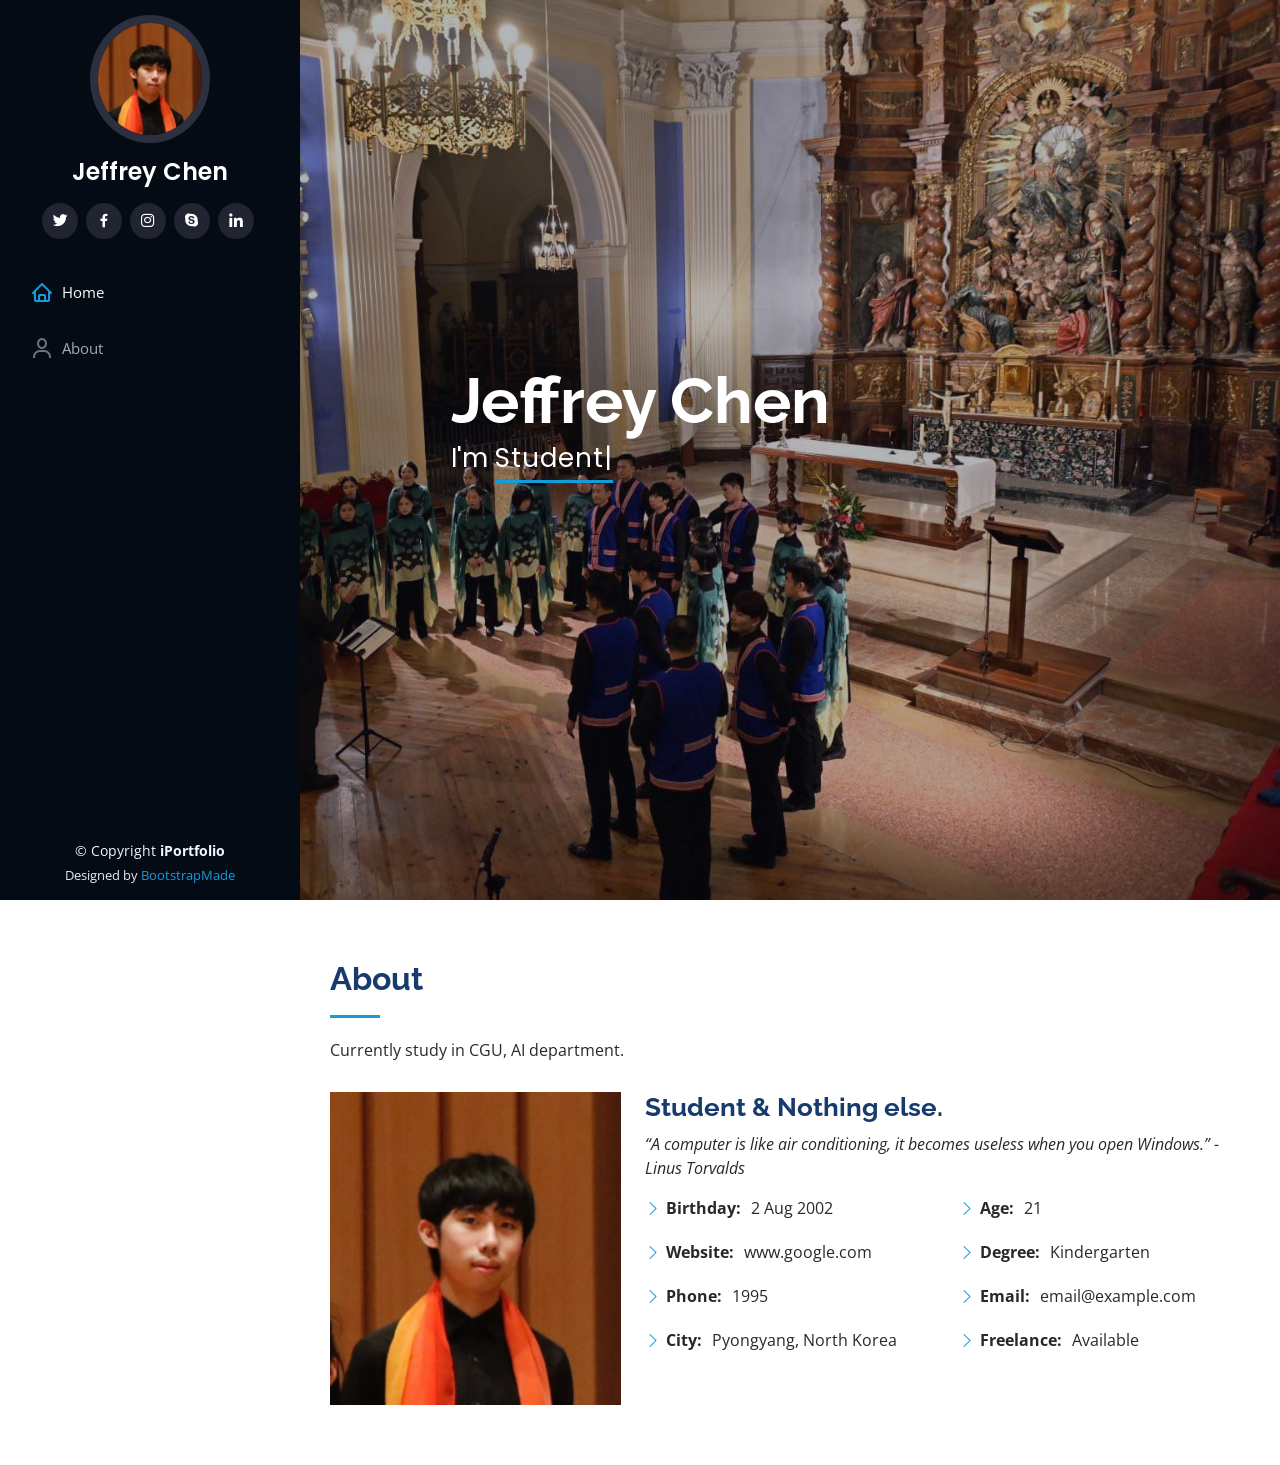
<file: index.html>
<!-- https://jeff082chen.github.io -->
<!DOCTYPE html>
<html lang="en">

<head>
  <meta charset="utf-8">
  <meta content="width=device-width, initial-scale=1.0" name="viewport">

  <title>iPortfolio Bootstrap Template - Index</title>
  <meta content="" name="description">
  <meta content="" name="keywords">

  <!-- Favicons -->
  <link href="assets/img/favicon.png" rel="icon">
  <link href="assets/img/apple-touch-icon.png" rel="apple-touch-icon">

  <!-- Google Fonts -->
  <link href="https://fonts.googleapis.com/css?family=Open+Sans:300,300i,400,400i,600,600i,700,700i|Raleway:300,300i,400,400i,500,500i,600,600i,700,700i|Poppins:300,300i,400,400i,500,500i,600,600i,700,700i" rel="stylesheet">

  <!-- Vendor CSS Files -->
  <link href="assets/vendor/aos/aos.css" rel="stylesheet">
  <link href="assets/vendor/bootstrap/css/bootstrap.min.css" rel="stylesheet">
  <link href="assets/vendor/bootstrap-icons/bootstrap-icons.css" rel="stylesheet">
  <link href="assets/vendor/boxicons/css/boxicons.min.css" rel="stylesheet">
  <link href="assets/vendor/glightbox/css/glightbox.min.css" rel="stylesheet">
  <link href="assets/vendor/swiper/swiper-bundle.min.css" rel="stylesheet">

  <!-- Template Main CSS File -->
  <link href="assets/css/style.css" rel="stylesheet">

  <!-- =======================================================
  * Template Name: iPortfolio
  * Updated: Mar 13 2024 with Bootstrap v5.3.3
  * Template URL: https://bootstrapmade.com/iportfolio-bootstrap-portfolio-websites-template/
  * Author: BootstrapMade.com
  * License: https://bootstrapmade.com/license/
  ======================================================== -->
</head>

<body>

  <!-- ======= Mobile nav toggle button ======= -->
  <i class="bi bi-list mobile-nav-toggle d-xl-none"></i>

  <!-- ======= Header ======= -->
  <header id="header">
    <div class="d-flex flex-column">

      <div class="profile">
        <img src="assets/img/profile-img.jpg" alt="" class="img-fluid rounded-circle">
        <h1 class="text-light"><a href="index.html">Jeffrey Chen</a></h1>
        <div class="social-links mt-3 text-center">
          <a href="#" class="twitter"><i class="bx bxl-twitter"></i></a>
          <a href="#" class="facebook"><i class="bx bxl-facebook"></i></a>
          <a href="#" class="instagram"><i class="bx bxl-instagram"></i></a>
          <a href="#" class="google-plus"><i class="bx bxl-skype"></i></a>
          <a href="#" class="linkedin"><i class="bx bxl-linkedin"></i></a>
        </div>
      </div>

      <nav id="navbar" class="nav-menu navbar">
        <ul>
          <li><a href="#hero" class="nav-link scrollto active"><i class="bx bx-home"></i> <span>Home</span></a></li>
          <li><a href="#about" class="nav-link scrollto"><i class="bx bx-user"></i> <span>About</span></a></li>
          <!-- <li><a href="#resume" class="nav-link scrollto"><i class="bx bx-file-blank"></i> <span>Resume</span></a></li>
          <li><a href="#portfolio" class="nav-link scrollto"><i class="bx bx-book-content"></i> <span>Portfolio</span></a></li>
          <li><a href="#services" class="nav-link scrollto"><i class="bx bx-server"></i> <span>Services</span></a></li>
          <li><a href="#contact" class="nav-link scrollto"><i class="bx bx-envelope"></i> <span>Contact</span></a></li> -->
        </ul>
      </nav><!-- .nav-menu -->
    </div>
  </header><!-- End Header -->

  <!-- ======= Hero Section ======= -->
  <section id="hero" class="d-flex flex-column justify-content-center align-items-center">
    <div class="hero-container" data-aos="fade-in">
      <h1>Jeffrey Chen</h1>
      <p>I'm <span class="typed" data-typed-items="Student, Chorister, Homo Sapiens"></span></p>
    </div>
  </section><!-- End Hero -->

  <main id="main">

    <!-- ======= About Section ======= -->
    <section id="about" class="about">
      <div class="container">

        <div class="section-title">
          <h2>About</h2>
          <p>Currently study in CGU, AI department.</p>
        </div>

        <div class="row">
          <div class="col-lg-4" data-aos="fade-right">
            <img src="assets/img/profile-img.jpg" class="img-fluid" alt="">
          </div>
          <div class="col-lg-8 pt-4 pt-lg-0 content" data-aos="fade-left">
            <h3>Student &amp; Nothing else.</h3>
            <p class="fst-italic">
              “A computer is like air conditioning, it becomes useless when you open Windows.” - Linus Torvalds
            </p>
            <div class="row">
              <div class="col-lg-6">
                <ul>
                  <li><i class="bi bi-chevron-right"></i> <strong>Birthday:</strong> <span>2 Aug 2002</span></li>
                  <li><i class="bi bi-chevron-right"></i> <strong>Website:</strong> <span>www.google.com</span></li>
                  <li><i class="bi bi-chevron-right"></i> <strong>Phone:</strong> <span>1995</span></li>
                  <li><i class="bi bi-chevron-right"></i> <strong>City:</strong> <span>Pyongyang, North Korea</span></li>
                </ul>
              </div>
              <div class="col-lg-6">
                <ul>
                  <li><i class="bi bi-chevron-right"></i> <strong>Age:</strong> <span>21</span></li>
                  <li><i class="bi bi-chevron-right"></i> <strong>Degree:</strong> <span>Kindergarten</span></li>
                  <li><i class="bi bi-chevron-right"></i> <strong>Email:</strong> <span>email@example.com</span></li>
                  <li><i class="bi bi-chevron-right"></i> <strong>Freelance:</strong> <span>Available</span></li>
                </ul>
              </div>
            </div>
          </div>
        </div>

      </div>
    </section><!-- End About Section -->

  </main><!-- End #main -->

  <!-- ======= Footer ======= -->
  <footer id="footer">
    <div class="container">
      <div class="copyright">
        &copy; Copyright <strong><span>iPortfolio</span></strong>
      </div>
      <div class="credits">
        <!-- All the links in the footer should remain intact. -->
        <!-- You can delete the links only if you purchased the pro version. -->
        <!-- Licensing information: https://bootstrapmade.com/license/ -->
        <!-- Purchase the pro version with working PHP/AJAX contact form: https://bootstrapmade.com/iportfolio-bootstrap-portfolio-websites-template/ -->
        Designed by <a href="https://bootstrapmade.com/">BootstrapMade</a>
      </div>
    </div>
  </footer><!-- End  Footer -->

  <a href="#" class="back-to-top d-flex align-items-center justify-content-center"><i class="bi bi-arrow-up-short"></i></a>

  <!-- Vendor JS Files -->
  <script src="assets/vendor/purecounter/purecounter_vanilla.js"></script>
  <script src="assets/vendor/aos/aos.js"></script>
  <script src="assets/vendor/bootstrap/js/bootstrap.bundle.min.js"></script>
  <script src="assets/vendor/glightbox/js/glightbox.min.js"></script>
  <script src="assets/vendor/isotope-layout/isotope.pkgd.min.js"></script>
  <script src="assets/vendor/swiper/swiper-bundle.min.js"></script>
  <script src="assets/vendor/typed.js/typed.umd.js"></script>
  <script src="assets/vendor/waypoints/noframework.waypoints.js"></script>
  <script src="assets/vendor/php-email-form/validate.js"></script>

  <!-- Template Main JS File -->
  <script src="assets/js/main.js"></script>

</body>

</html>
</file>
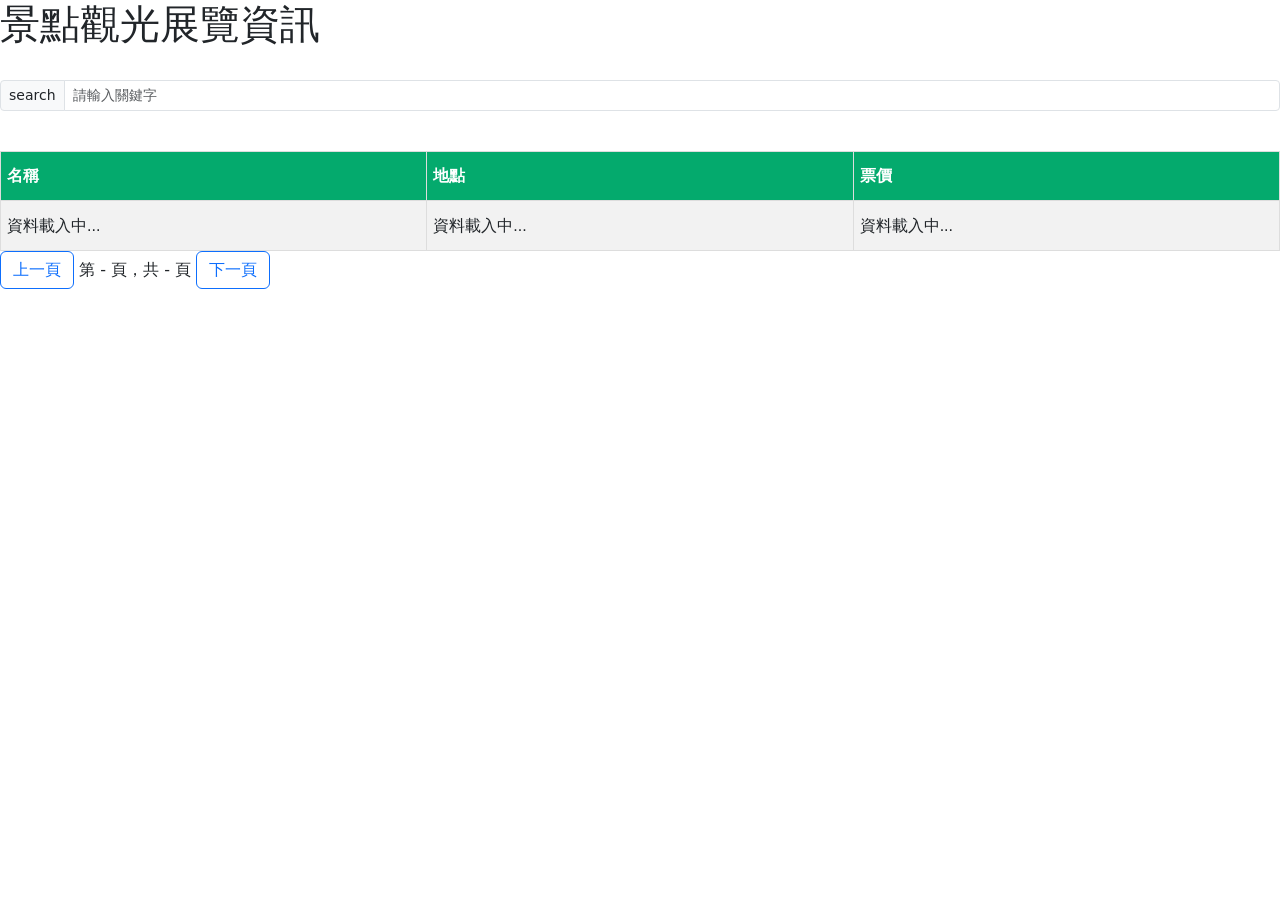
<file: HW2/index.html>
<!DOCTYPE html>
<html>
    <head>
        <title>HW2</title>
        <meta charset="UTF-8">
        <link rel="stylesheet" href="https://cdn.jsdelivr.net/npm/bootstrap@5.0.2/dist/css/bootstrap.min.css" integrity="sha384-EVSTQN3/azprG1Anm3QDgpJLIm9Nao0Yz1ztcQTwFspd3yD65VohhpuuCOmLASjC" crossorigin="anonymous">
        <style>
            table { 
                font-family: Arial, Helvetica, sans-serif; 
                border-collapse: collapse; 
                width: 100%; 
            } 
            td, th { 
                border: 1px solid #ddd; 
                padding: 6px; 
            } 
            tr:nth-child(even){background-color: #f2f2f2;} 
            tr:hover {background-color: #ddd;} 
            th { 
                padding-top: 12px; 
                padding-bottom: 12px; 
                text-align: left; 
                background-color: #04AA6D; 
                color: white; 
            }
            .fixed-size-table td {
                width: 100px; /* Adjust width as needed */
                height: 50px; /* Adjust height as needed */
                overflow: hidden; /* Hide content that exceeds the cell size */
                text-overflow: ellipsis; /* Show ellipsis if the content is too long */
                white-space: nowrap; /* Prevent text from wrapping to the next line */
            }
        </style>
    </head>
    <body>
        <h1>景點觀光展覽資訊</h1>
        <br>
        <!-- a search bar -->
        <div class="input-group input-group-sm mb-3">
            <label for="search" class="input-group-text" id="inputGroup-sizing-sm">search</label>
            <input type="text" id="search" placeholder="請輸入關鍵字" class="form-control">
        </div>
        <br>
        <table id="table" class="table-striped table-hover fixed-size-table">
            <tr>
                <th>名稱</th>
                <th>地點</th>
                <th>票價</th>
            </tr>
            <tr>
                <td>資料載入中...</td>
                <td>資料載入中...</td>
                <td>資料載入中...</td>
            </tr>
        </table>
        <div id="pagination">
            <button id="prevPage" class="btn btn-outline-primary">上一頁</button>
            <span id="pageInfo">第 - 頁，共 - 頁</span>
            <button id="nextPage" class="btn btn-outline-primary">下一頁</button>
        </div>
    </body>
    <script>
        var currentPage = 1;
        var dataPerPage = 10;
        var totalPages = 0;
        var datasetGlobal = [];
        var filteredData = [];

        var url = "https://cloud.culture.tw/frontsite/trans/SearchShowAction.do?method=doFindTypeJ&category=6";
        var xhr = new XMLHttpRequest();
        xhr.open("GET", url, true);
        xhr.send();
        xhr.onreadystatechange = function() {
            if (this.readyState == 4 && this.status == 200) {
                datasetGlobal = JSON.parse(this.responseText);
                filteredData = datasetGlobal;
                totalPages = Math.ceil(datasetGlobal.length / dataPerPage);
                updateTable(currentPage);
                updatePageInfo();
            }
            else {
                console.log("State: " + this.readyState)
            }
        }

        document.getElementById('prevPage').addEventListener('click', function() {
            if (currentPage > 1) {
                currentPage--;
                updateTable(currentPage);
                updatePageInfo();
            }
        });

        document.getElementById('nextPage').addEventListener('click', function() {
            if (currentPage < totalPages) {
                currentPage++;
                updateTable(currentPage);
                updatePageInfo();
            }
        });

        function updateTable(page) {
            var table = document.getElementById("table");
            var startItem = (page - 1) * dataPerPage;
            var endItem = startItem + dataPerPage;
            var paginatedItems = filteredData.slice(startItem, endItem);

            table.innerHTML = `
                <tr>
                    <th>名稱</th>
                    <th>地點</th>
                    <th>票價</th>
                </tr>
            `; // Reset table

            paginatedItems.forEach(function(data) {
                var row = table.insertRow(-1);
                row.insertCell(0).innerHTML = data['title'];
                row.insertCell(1).innerHTML = data['showInfo'][0] && data['showInfo'][0]['location'] ? data['showInfo'][0]['location'] : "未提供";
                row.insertCell(2).innerHTML = data['showInfo'][0] && data['showInfo'][0]['price'] ? data['showInfo'][0]['price'] : "未提供";
            });
        }

        function updatePageInfo() {
            document.getElementById('pageInfo').textContent = `第 ${currentPage} 頁，共 ${totalPages} 頁`;
        }

        var searchInput = document.getElementById('search');
        searchInput.onchange = function() {
            var searchValue = searchInput.value;
            filteredData = datasetGlobal.filter(function(data) {
                return data['title'].includes(searchValue);
            });
            totalPages = Math.ceil(filteredData.length / dataPerPage);
            currentPage = 1;
            updateTable(currentPage);
            updatePageInfo();
        }
    </script>
</html>
</file>
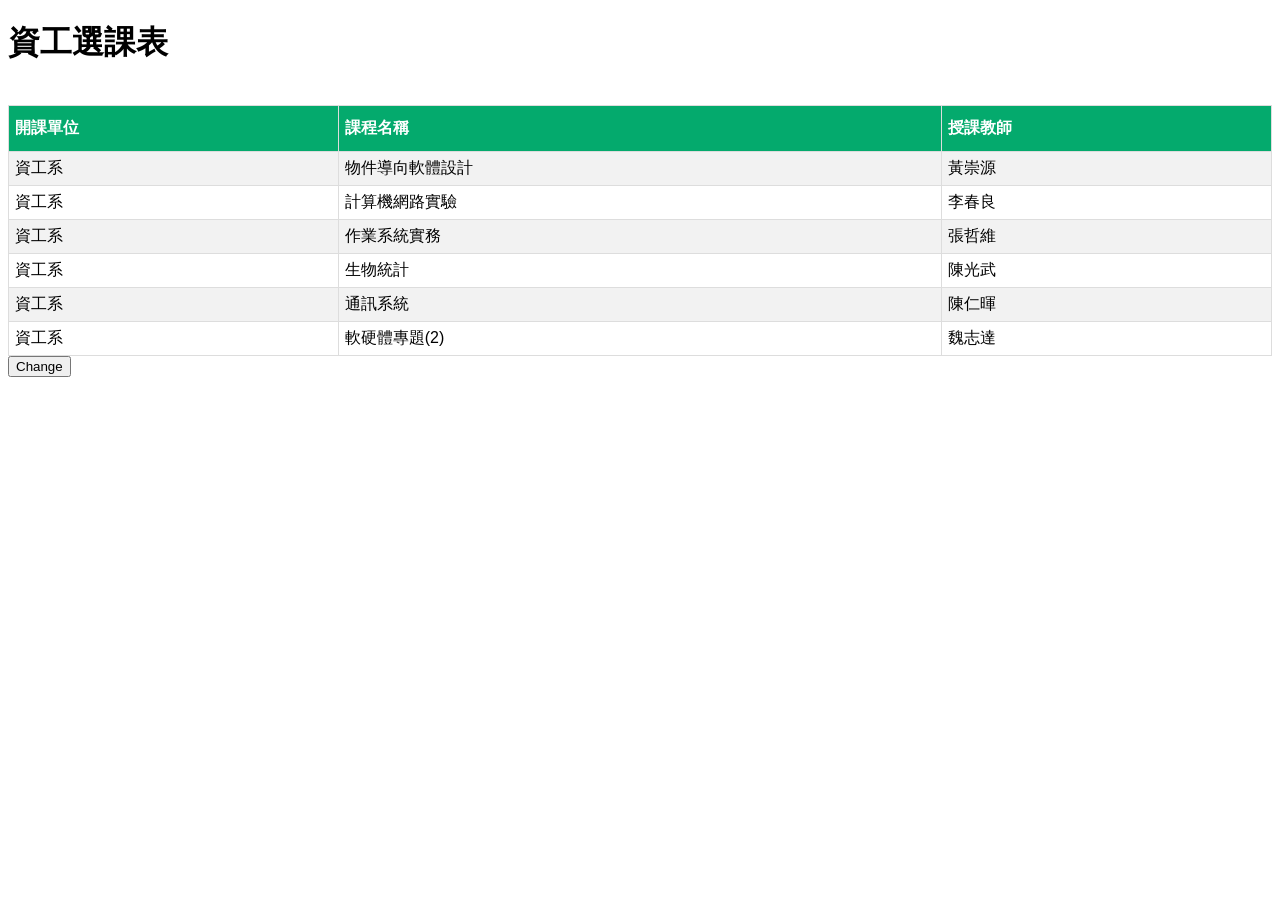
<file: lab1/index.html>
<!DOCTYPE html>
    <head>
        <meta charset="UTF-8">
        <title>資工選課表</title>
        <link rel="stylesheet" type="text/css" href="style.css">
    </head>
    <body>
        <div class="container">
            <div class="header">
                <h1><strong>資工選課表</strong></h1>
            </div>
            <br>
            <table id="csie">
                <tr>
                    <th>開課單位</th>
                    <th>課程名稱</th>
                    <th>授課教師</th>
                </tr>
                <tr>
                    <td>資工系</td>
                    <td>物件導向軟體設計</td>
                    <td>黃崇源</td>
                </tr>
                <tr>
                    <td>資工系</td>
                    <td>計算機網路實驗</td>
                    <td>李春良</td>
                </tr>
                <tr>
                    <td>資工系</td>
                    <td>作業系統實務</td>
                    <td>張哲維</td>
                </tr>
                <tr>
                    <td>資工系</td>
                    <td>生物統計</td>
                    <td>陳光武</td>
                </tr>
                <tr>
                    <td>資工系</td>
                    <td>通訊系統</td>
                    <td>陳仁暉</td>
                </tr>
                <tr>
                    <td>資工系</td>
                    <td>軟硬體專題(2)</td>
                    <td>魏志達</td>
                </tr>
            </table>
            <button onclick="changeResult()">Change</button>
        </div>
    </body>
    <script>
        function changeResult() {
            document.getElementById("csie").rows[1].cells[2].innerHTML = "李春良";
        }
    </script>
</html>
</file>
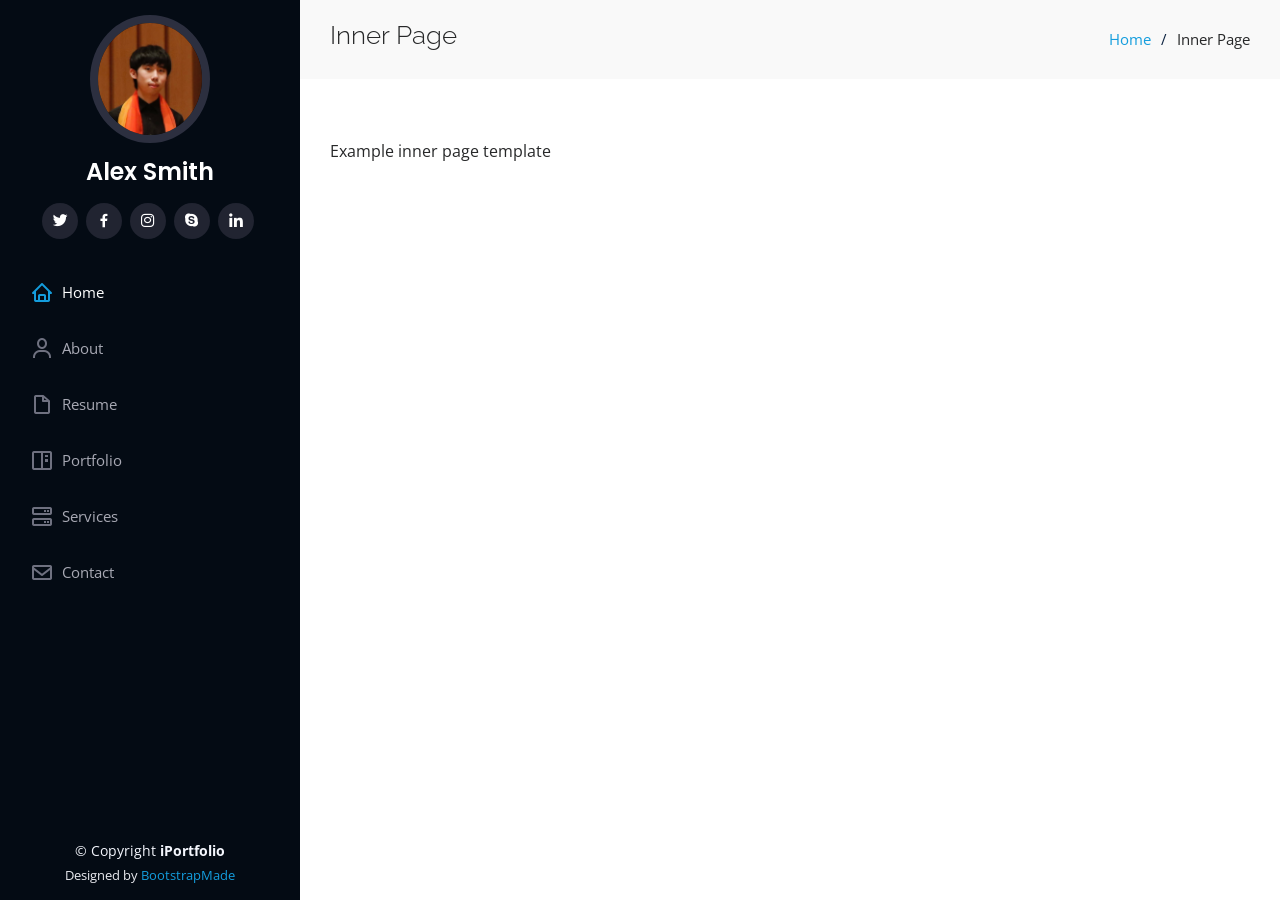
<file: inner-page.html>
<!DOCTYPE html>
<html lang="en">

<head>
  <meta charset="utf-8">
  <meta content="width=device-width, initial-scale=1.0" name="viewport">

  <title>Inner Page - iPortfolio Bootstrap Template</title>
  <meta content="" name="description">
  <meta content="" name="keywords">

  <!-- Favicons -->
  <link href="assets/img/favicon.png" rel="icon">
  <link href="assets/img/apple-touch-icon.png" rel="apple-touch-icon">

  <!-- Google Fonts -->
  <link href="https://fonts.googleapis.com/css?family=Open+Sans:300,300i,400,400i,600,600i,700,700i|Raleway:300,300i,400,400i,500,500i,600,600i,700,700i|Poppins:300,300i,400,400i,500,500i,600,600i,700,700i" rel="stylesheet">

  <!-- Vendor CSS Files -->
  <link href="assets/vendor/aos/aos.css" rel="stylesheet">
  <link href="assets/vendor/bootstrap/css/bootstrap.min.css" rel="stylesheet">
  <link href="assets/vendor/bootstrap-icons/bootstrap-icons.css" rel="stylesheet">
  <link href="assets/vendor/boxicons/css/boxicons.min.css" rel="stylesheet">
  <link href="assets/vendor/glightbox/css/glightbox.min.css" rel="stylesheet">
  <link href="assets/vendor/swiper/swiper-bundle.min.css" rel="stylesheet">

  <!-- Template Main CSS File -->
  <link href="assets/css/style.css" rel="stylesheet">

  <!-- =======================================================
  * Template Name: iPortfolio
  * Updated: Mar 13 2024 with Bootstrap v5.3.3
  * Template URL: https://bootstrapmade.com/iportfolio-bootstrap-portfolio-websites-template/
  * Author: BootstrapMade.com
  * License: https://bootstrapmade.com/license/
  ======================================================== -->
</head>

<body>

  <!-- ======= Mobile nav toggle button ======= -->
  <i class="bi bi-list mobile-nav-toggle d-xl-none"></i>

  <!-- ======= Header ======= -->
  <header id="header">
    <div class="d-flex flex-column">

      <div class="profile">
        <img src="assets/img/profile-img.jpg" alt="" class="img-fluid rounded-circle">
        <h1 class="text-light"><a href="index.html">Alex Smith</a></h1>
        <div class="social-links mt-3 text-center">
          <a href="#" class="twitter"><i class="bx bxl-twitter"></i></a>
          <a href="#" class="facebook"><i class="bx bxl-facebook"></i></a>
          <a href="#" class="instagram"><i class="bx bxl-instagram"></i></a>
          <a href="#" class="google-plus"><i class="bx bxl-skype"></i></a>
          <a href="#" class="linkedin"><i class="bx bxl-linkedin"></i></a>
        </div>
      </div>

      <nav id="navbar" class="nav-menu navbar">
        <ul>
          <li><a href="#hero" class="nav-link scrollto active"><i class="bx bx-home"></i> <span>Home</span></a></li>
          <li><a href="#about" class="nav-link scrollto"><i class="bx bx-user"></i> <span>About</span></a></li>
          <li><a href="#resume" class="nav-link scrollto"><i class="bx bx-file-blank"></i> <span>Resume</span></a></li>
          <li><a href="#portfolio" class="nav-link scrollto"><i class="bx bx-book-content"></i> <span>Portfolio</span></a></li>
          <li><a href="#services" class="nav-link scrollto"><i class="bx bx-server"></i> <span>Services</span></a></li>
          <li><a href="#contact" class="nav-link scrollto"><i class="bx bx-envelope"></i> <span>Contact</span></a></li>
        </ul>
      </nav><!-- .nav-menu -->
    </div>
  </header><!-- End Header -->

  <main id="main">

    <!-- ======= Breadcrumbs ======= -->
    <section class="breadcrumbs">
      <div class="container">

        <div class="d-flex justify-content-between align-items-center">
          <h2>Inner Page</h2>
          <ol>
            <li><a href="index.html">Home</a></li>
            <li>Inner Page</li>
          </ol>
        </div>

      </div>
    </section><!-- End Breadcrumbs -->

    <section class="inner-page">
      <div class="container">
        <p>
          Example inner page template
        </p>
      </div>
    </section>

  </main><!-- End #main -->

  <!-- ======= Footer ======= -->
  <footer id="footer">
    <div class="container">
      <div class="copyright">
        &copy; Copyright <strong><span>iPortfolio</span></strong>
      </div>
      <div class="credits">
        <!-- All the links in the footer should remain intact. -->
        <!-- You can delete the links only if you purchased the pro version. -->
        <!-- Licensing information: https://bootstrapmade.com/license/ -->
        <!-- Purchase the pro version with working PHP/AJAX contact form: https://bootstrapmade.com/iportfolio-bootstrap-portfolio-websites-template/ -->
        Designed by <a href="https://bootstrapmade.com/">BootstrapMade</a>
      </div>
    </div>
  </footer><!-- End  Footer -->

  <a href="#" class="back-to-top d-flex align-items-center justify-content-center"><i class="bi bi-arrow-up-short"></i></a>

  <!-- Vendor JS Files -->
  <script src="assets/vendor/purecounter/purecounter_vanilla.js"></script>
  <script src="assets/vendor/aos/aos.js"></script>
  <script src="assets/vendor/bootstrap/js/bootstrap.bundle.min.js"></script>
  <script src="assets/vendor/glightbox/js/glightbox.min.js"></script>
  <script src="assets/vendor/isotope-layout/isotope.pkgd.min.js"></script>
  <script src="assets/vendor/swiper/swiper-bundle.min.js"></script>
  <script src="assets/vendor/typed.js/typed.umd.js"></script>
  <script src="assets/vendor/waypoints/noframework.waypoints.js"></script>
  <script src="assets/vendor/php-email-form/validate.js"></script>

  <!-- Template Main JS File -->
  <script src="assets/js/main.js"></script>

</body>

</html>
</file>
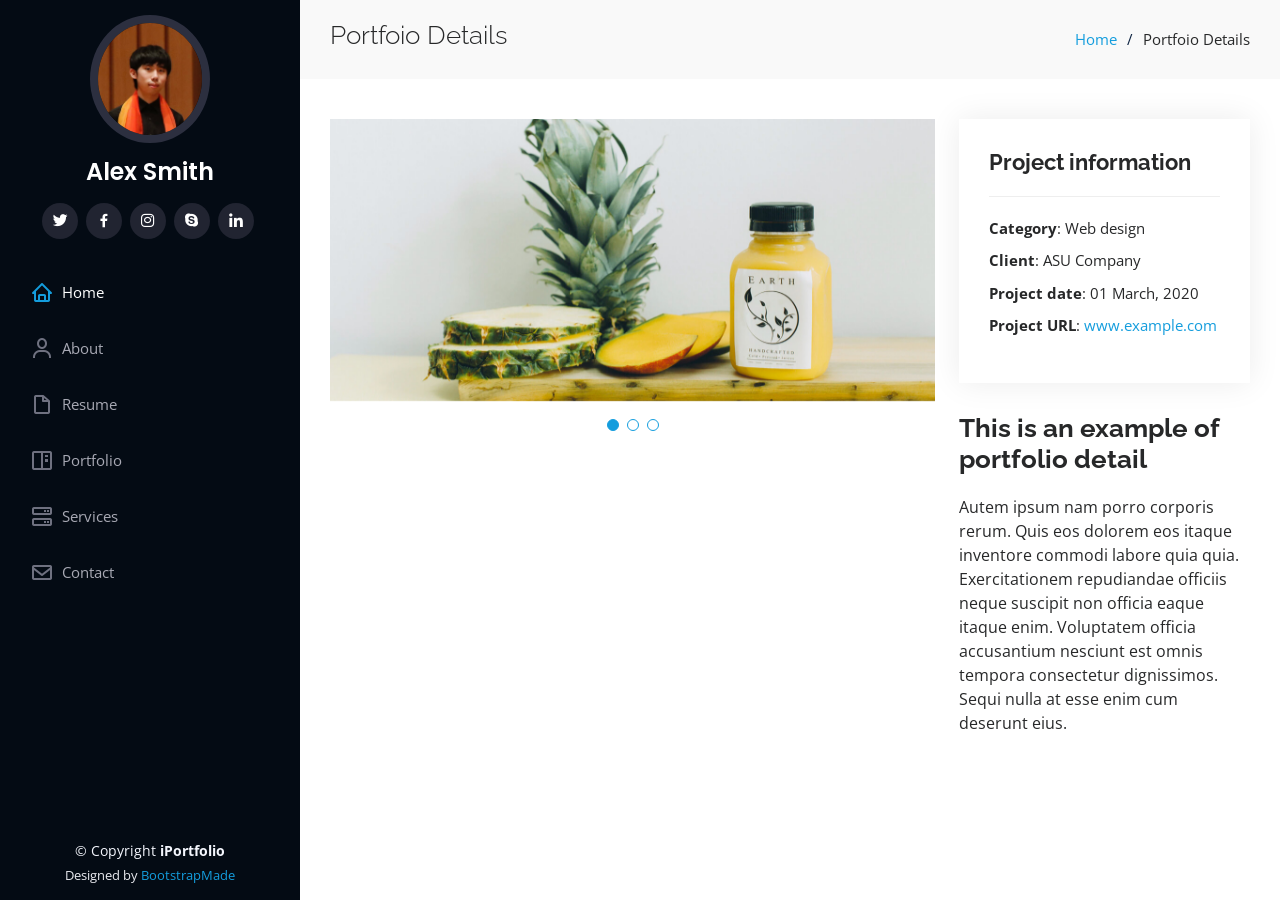
<file: portfolio-details.html>
<!DOCTYPE html>
<html lang="en">

<head>
  <meta charset="utf-8">
  <meta content="width=device-width, initial-scale=1.0" name="viewport">

  <title>Portfolio Details - iPortfolio Bootstrap Template</title>
  <meta content="" name="description">
  <meta content="" name="keywords">

  <!-- Favicons -->
  <link href="assets/img/favicon.png" rel="icon">
  <link href="assets/img/apple-touch-icon.png" rel="apple-touch-icon">

  <!-- Google Fonts -->
  <link href="https://fonts.googleapis.com/css?family=Open+Sans:300,300i,400,400i,600,600i,700,700i|Raleway:300,300i,400,400i,500,500i,600,600i,700,700i|Poppins:300,300i,400,400i,500,500i,600,600i,700,700i" rel="stylesheet">

  <!-- Vendor CSS Files -->
  <link href="assets/vendor/aos/aos.css" rel="stylesheet">
  <link href="assets/vendor/bootstrap/css/bootstrap.min.css" rel="stylesheet">
  <link href="assets/vendor/bootstrap-icons/bootstrap-icons.css" rel="stylesheet">
  <link href="assets/vendor/boxicons/css/boxicons.min.css" rel="stylesheet">
  <link href="assets/vendor/glightbox/css/glightbox.min.css" rel="stylesheet">
  <link href="assets/vendor/swiper/swiper-bundle.min.css" rel="stylesheet">

  <!-- Template Main CSS File -->
  <link href="assets/css/style.css" rel="stylesheet">

  <!-- =======================================================
  * Template Name: iPortfolio
  * Updated: Mar 13 2024 with Bootstrap v5.3.3
  * Template URL: https://bootstrapmade.com/iportfolio-bootstrap-portfolio-websites-template/
  * Author: BootstrapMade.com
  * License: https://bootstrapmade.com/license/
  ======================================================== -->
</head>

<body>

  <!-- ======= Mobile nav toggle button ======= -->
  <i class="bi bi-list mobile-nav-toggle d-xl-none"></i>

  <!-- ======= Header ======= -->
  <header id="header">
    <div class="d-flex flex-column">

      <div class="profile">
        <img src="assets/img/profile-img.jpg" alt="" class="img-fluid rounded-circle">
        <h1 class="text-light"><a href="index.html">Alex Smith</a></h1>
        <div class="social-links mt-3 text-center">
          <a href="#" class="twitter"><i class="bx bxl-twitter"></i></a>
          <a href="#" class="facebook"><i class="bx bxl-facebook"></i></a>
          <a href="#" class="instagram"><i class="bx bxl-instagram"></i></a>
          <a href="#" class="google-plus"><i class="bx bxl-skype"></i></a>
          <a href="#" class="linkedin"><i class="bx bxl-linkedin"></i></a>
        </div>
      </div>

      <nav id="navbar" class="nav-menu navbar">
        <ul>
          <li><a href="#hero" class="nav-link scrollto active"><i class="bx bx-home"></i> <span>Home</span></a></li>
          <li><a href="#about" class="nav-link scrollto"><i class="bx bx-user"></i> <span>About</span></a></li>
          <li><a href="#resume" class="nav-link scrollto"><i class="bx bx-file-blank"></i> <span>Resume</span></a></li>
          <li><a href="#portfolio" class="nav-link scrollto"><i class="bx bx-book-content"></i> <span>Portfolio</span></a></li>
          <li><a href="#services" class="nav-link scrollto"><i class="bx bx-server"></i> <span>Services</span></a></li>
          <li><a href="#contact" class="nav-link scrollto"><i class="bx bx-envelope"></i> <span>Contact</span></a></li>
        </ul>
      </nav><!-- .nav-menu -->
    </div>
  </header><!-- End Header -->

  <main id="main">

    <!-- ======= Breadcrumbs ======= -->
    <section id="breadcrumbs" class="breadcrumbs">
      <div class="container">

        <div class="d-flex justify-content-between align-items-center">
          <h2>Portfoio Details</h2>
          <ol>
            <li><a href="index.html">Home</a></li>
            <li>Portfoio Details</li>
          </ol>
        </div>

      </div>
    </section><!-- End Breadcrumbs -->

    <!-- ======= Portfolio Details Section ======= -->
    <section id="portfolio-details" class="portfolio-details">
      <div class="container">

        <div class="row gy-4">

          <div class="col-lg-8">
            <div class="portfolio-details-slider swiper">
              <div class="swiper-wrapper align-items-center">

                <div class="swiper-slide">
                  <img src="assets/img/portfolio/portfolio-details-1.jpg" alt="">
                </div>

                <div class="swiper-slide">
                  <img src="assets/img/portfolio/portfolio-details-2.jpg" alt="">
                </div>

                <div class="swiper-slide">
                  <img src="assets/img/portfolio/portfolio-details-3.jpg" alt="">
                </div>

              </div>
              <div class="swiper-pagination"></div>
            </div>
          </div>

          <div class="col-lg-4">
            <div class="portfolio-info">
              <h3>Project information</h3>
              <ul>
                <li><strong>Category</strong>: Web design</li>
                <li><strong>Client</strong>: ASU Company</li>
                <li><strong>Project date</strong>: 01 March, 2020</li>
                <li><strong>Project URL</strong>: <a href="#">www.example.com</a></li>
              </ul>
            </div>
            <div class="portfolio-description">
              <h2>This is an example of portfolio detail</h2>
              <p>
                Autem ipsum nam porro corporis rerum. Quis eos dolorem eos itaque inventore commodi labore quia quia. Exercitationem repudiandae officiis neque suscipit non officia eaque itaque enim. Voluptatem officia accusantium nesciunt est omnis tempora consectetur dignissimos. Sequi nulla at esse enim cum deserunt eius.
              </p>
            </div>
          </div>

        </div>

      </div>
    </section><!-- End Portfolio Details Section -->

  </main><!-- End #main -->

  <!-- ======= Footer ======= -->
  <footer id="footer">
    <div class="container">
      <div class="copyright">
        &copy; Copyright <strong><span>iPortfolio</span></strong>
      </div>
      <div class="credits">
        <!-- All the links in the footer should remain intact. -->
        <!-- You can delete the links only if you purchased the pro version. -->
        <!-- Licensing information: https://bootstrapmade.com/license/ -->
        <!-- Purchase the pro version with working PHP/AJAX contact form: https://bootstrapmade.com/iportfolio-bootstrap-portfolio-websites-template/ -->
        Designed by <a href="https://bootstrapmade.com/">BootstrapMade</a>
      </div>
    </div>
  </footer><!-- End  Footer -->

  <a href="#" class="back-to-top d-flex align-items-center justify-content-center"><i class="bi bi-arrow-up-short"></i></a>

  <!-- Vendor JS Files -->
  <script src="assets/vendor/purecounter/purecounter_vanilla.js"></script>
  <script src="assets/vendor/aos/aos.js"></script>
  <script src="assets/vendor/bootstrap/js/bootstrap.bundle.min.js"></script>
  <script src="assets/vendor/glightbox/js/glightbox.min.js"></script>
  <script src="assets/vendor/isotope-layout/isotope.pkgd.min.js"></script>
  <script src="assets/vendor/swiper/swiper-bundle.min.js"></script>
  <script src="assets/vendor/typed.js/typed.umd.js"></script>
  <script src="assets/vendor/waypoints/noframework.waypoints.js"></script>
  <script src="assets/vendor/php-email-form/validate.js"></script>

  <!-- Template Main JS File -->
  <script src="assets/js/main.js"></script>

</body>

</html>
</file>
<file: lab1/style.css>
table { 
    font-family: Arial, Helvetica, sans-serif; 
    border-collapse: collapse; 
    width: 100%; 
} 
td, th { 
    border: 1px solid #ddd; 
    padding: 6px; 
} 
tr:nth-child(even){background-color: #f2f2f2;} 
tr:hover {background-color: #ddd;} 
th { 
    padding-top: 12px; 
    padding-bottom: 12px; 
    text-align: left; 
    background-color: #04AA6D; 
    color: white; 
}
</file>
<file: assets/css/style.css>
/**
* Template Name: iPortfolio
* Updated: Mar 13 2024 with Bootstrap v5.3.3
* Template URL: https://bootstrapmade.com/iportfolio-bootstrap-portfolio-websites-template/
* Author: BootstrapMade.com
* License: https://bootstrapmade.com/license/
*/

/*--------------------------------------------------------------
# General
--------------------------------------------------------------*/
body {
  font-family: "Open Sans", sans-serif;
  color: #272829;
}

a {
  color: #149ddd;
  text-decoration: none;
}

a:hover {
  color: #37b3ed;
  text-decoration: none;
}

h1,
h2,
h3,
h4,
h5,
h6 {
  font-family: "Raleway", sans-serif;
}

/*--------------------------------------------------------------
# Back to top button
--------------------------------------------------------------*/
.back-to-top {
  position: fixed;
  visibility: hidden;
  opacity: 0;
  right: 15px;
  bottom: 15px;
  z-index: 996;
  background: #149ddd;
  width: 40px;
  height: 40px;
  border-radius: 50px;
  transition: all 0.4s;
}

.back-to-top i {
  font-size: 28px;
  color: #fff;
  line-height: 0;
}

.back-to-top:hover {
  background: #2eafec;
  color: #fff;
}

.back-to-top.active {
  visibility: visible;
  opacity: 1;
}

/*--------------------------------------------------------------
# Header
--------------------------------------------------------------*/
#header {
  position: fixed;
  top: 0;
  left: 0;
  bottom: 0;
  width: 300px;
  transition: all ease-in-out 0.5s;
  z-index: 9997;
  transition: all 0.5s;
  padding: 0 15px;
  background: #040b14;
  overflow-y: auto;
}

#header .profile img {
  margin: 15px auto;
  display: block;
  width: 120px;
  border: 8px solid #2c2f3f;
}

#header .profile h1 {
  font-size: 24px;
  margin: 0;
  padding: 0;
  font-weight: 600;
  -moz-text-align-last: center;
  text-align-last: center;
  font-family: "Poppins", sans-serif;
}

#header .profile h1 a,
#header .profile h1 a:hover {
  color: #fff;
  text-decoration: none;
}

#header .profile .social-links a {
  font-size: 18px;
  display: inline-block;
  background: #212431;
  color: #fff;
  line-height: 1;
  padding: 8px 0;
  margin-right: 4px;
  border-radius: 50%;
  text-align: center;
  width: 36px;
  height: 36px;
  transition: 0.3s;
}

#header .profile .social-links a:hover {
  background: #149ddd;
  color: #fff;
  text-decoration: none;
}

#main {
  margin-left: 300px;
}

.container,
.container-fluid {
  padding-left: 30px;
  padding-right: 30px;
}

@media (max-width: 1199px) {
  #header {
    left: -300px;
  }

  #main {
    margin-left: 0;
  }

  .container,
  .container-fluid {
    padding-left: 12px;
    padding-right: 12px;
  }
}

/*--------------------------------------------------------------
# Navigation Menu
--------------------------------------------------------------*/
/* Desktop Navigation */
.nav-menu {
  padding: 30px 0 0 0;
}

.nav-menu * {
  margin: 0;
  padding: 0;
  list-style: none;
}

.nav-menu>ul>li {
  position: relative;
  white-space: nowrap;
}

.nav-menu a,
.nav-menu a:focus {
  display: flex;
  align-items: center;
  color: #a8a9b4;
  padding: 12px 15px;
  margin-bottom: 8px;
  transition: 0.3s;
  font-size: 15px;
}

.nav-menu a i,
.nav-menu a:focus i {
  font-size: 24px;
  padding-right: 8px;
  color: #6f7180;
}

.nav-menu a:hover,
.nav-menu .active,
.nav-menu .active:focus,
.nav-menu li:hover>a {
  text-decoration: none;
  color: #fff;
}

.nav-menu a:hover i,
.nav-menu .active i,
.nav-menu .active:focus i,
.nav-menu li:hover>a i {
  color: #149ddd;
}

/* Mobile Navigation */
.mobile-nav-toggle {
  position: fixed;
  right: 15px;
  top: 15px;
  z-index: 9998;
  border: 0;
  font-size: 24px;
  transition: all 0.4s;
  outline: none !important;
  background-color: #149ddd;
  color: #fff;
  width: 40px;
  height: 40px;
  display: inline-flex;
  align-items: center;
  justify-content: center;
  line-height: 0;
  border-radius: 50px;
  cursor: pointer;
}

.mobile-nav-active {
  overflow: hidden;
}

.mobile-nav-active #header {
  left: 0;
}

/*--------------------------------------------------------------
# Hero Section
--------------------------------------------------------------*/
#hero {
  width: 100%;
  height: 100vh;
  background: url("../img/hero-bg.jpg") top center;
  background-size: cover;
}

#hero:before {
  content: "";
  background: rgba(5, 13, 24, 0.3);
  position: absolute;
  bottom: 0;
  top: 0;
  left: 0;
  right: 0;
  z-index: 1;
}

#hero .hero-container {
  position: relative;
  z-index: 2;
  min-width: 300px;
}

#hero h1 {
  margin: 0 0 10px 0;
  font-size: 64px;
  font-weight: 700;
  line-height: 56px;
  color: #fff;
}

#hero p {
  color: #fff;
  margin-bottom: 50px;
  font-size: 26px;
  font-family: "Poppins", sans-serif;
}

#hero p span {
  color: #fff;
  padding-bottom: 4px;
  letter-spacing: 1px;
  border-bottom: 3px solid #149ddd;
}

@media (min-width: 1024px) {
  #hero {
    background-attachment: fixed;
  }
}

@media (max-width: 768px) {
  #hero h1 {
    font-size: 28px;
    line-height: 36px;
  }

  #hero h2 {
    font-size: 18px;
    line-height: 24px;
    margin-bottom: 30px;
  }
}

/*--------------------------------------------------------------
# Sections General
--------------------------------------------------------------*/
section {
  padding: 60px 0;
  overflow: hidden;
}

.section-bg {
  background: #f5f8fd;
}

.section-title {
  padding-bottom: 30px;
}

.section-title h2 {
  font-size: 32px;
  font-weight: bold;
  margin-bottom: 20px;
  padding-bottom: 20px;
  position: relative;
  color: #173b6c;
}

.section-title h2::after {
  content: "";
  position: absolute;
  display: block;
  width: 50px;
  height: 3px;
  background: #149ddd;
  bottom: 0;
  left: 0;
}

.section-title p {
  margin-bottom: 0;
}

/*--------------------------------------------------------------
# About
--------------------------------------------------------------*/
.about .content h3 {
  font-weight: 700;
  font-size: 26px;
  color: #173b6c;
}

.about .content ul {
  list-style: none;
  padding: 0;
}

.about .content ul li {
  margin-bottom: 20px;
  display: flex;
  align-items: center;
}

.about .content ul strong {
  margin-right: 10px;
}

.about .content ul i {
  font-size: 16px;
  margin-right: 5px;
  color: #149ddd;
  line-height: 0;
}

.about .content p:last-child {
  margin-bottom: 0;
}

/*--------------------------------------------------------------
# Facts
--------------------------------------------------------------*/
.facts {
  padding-bottom: 30px;
}

.facts .count-box {
  padding: 30px;
  width: 100%;
}

.facts .count-box i {
  display: block;
  font-size: 44px;
  color: #149ddd;
  float: left;
  line-height: 0;
}

.facts .count-box span {
  font-size: 48px;
  line-height: 40px;
  display: block;
  font-weight: 700;
  color: #050d18;
  margin-left: 60px;
}

.facts .count-box p {
  padding: 15px 0 0 0;
  margin: 0 0 0 60px;
  font-family: "Raleway", sans-serif;
  font-size: 14px;
  color: #122f57;
}

.facts .count-box a {
  font-weight: 600;
  display: block;
  margin-top: 20px;
  color: #122f57;
  font-size: 15px;
  font-family: "Poppins", sans-serif;
  transition: ease-in-out 0.3s;
}

.facts .count-box a:hover {
  color: #1f5297;
}

/*--------------------------------------------------------------
# Akills
--------------------------------------------------------------*/
.skills .progress {
  height: 60px;
  display: block;
  background: none;
  border-radius: 0;
}

.skills .progress .skill {
  padding: 0;
  margin: 0 0 6px 0;
  text-transform: uppercase;
  display: block;
  font-weight: 600;
  font-family: "Poppins", sans-serif;
  color: #050d18;
}

.skills .progress .skill .val {
  float: right;
  font-style: normal;
}

.skills .progress-bar-wrap {
  background: #dce8f8;
  height: 10px;
}

.skills .progress-bar {
  width: 1px;
  height: 10px;
  transition: 0.9s;
  background-color: #149ddd;
}

/*--------------------------------------------------------------
# Resume
--------------------------------------------------------------*/
.resume .resume-title {
  font-size: 26px;
  font-weight: 700;
  margin-top: 20px;
  margin-bottom: 20px;
  color: #050d18;
}

.resume .resume-item {
  padding: 0 0 20px 20px;
  margin-top: -2px;
  border-left: 2px solid #1f5297;
  position: relative;
}

.resume .resume-item h4 {
  line-height: 18px;
  font-size: 18px;
  font-weight: 600;
  text-transform: uppercase;
  font-family: "Poppins", sans-serif;
  color: #050d18;
  margin-bottom: 10px;
}

.resume .resume-item h5 {
  font-size: 16px;
  background: #e4edf9;
  padding: 5px 15px;
  display: inline-block;
  font-weight: 600;
  margin-bottom: 10px;
}

.resume .resume-item ul {
  padding-left: 20px;
}

.resume .resume-item ul li {
  padding-bottom: 10px;
}

.resume .resume-item:last-child {
  padding-bottom: 0;
}

.resume .resume-item::before {
  content: "";
  position: absolute;
  width: 16px;
  height: 16px;
  border-radius: 50px;
  left: -9px;
  top: 0;
  background: #fff;
  border: 2px solid #1f5297;
}

/*--------------------------------------------------------------
# Portfolio
--------------------------------------------------------------*/
.portfolio .portfolio-item {
  margin-bottom: 30px;
}

.portfolio #portfolio-flters {
  padding: 0;
  margin: 0 auto 35px auto;
  list-style: none;
  text-align: center;
  background: #fff;
  border-radius: 50px;
  padding: 2px 15px;
}

.portfolio #portfolio-flters li {
  cursor: pointer;
  display: inline-block;
  padding: 10px 15px 8px 15px;
  font-size: 14px;
  font-weight: 600;
  line-height: 1;
  text-transform: uppercase;
  color: #272829;
  margin-bottom: 5px;
  transition: all 0.3s ease-in-out;
}

.portfolio #portfolio-flters li:hover,
.portfolio #portfolio-flters li.filter-active {
  color: #149ddd;
}

.portfolio #portfolio-flters li:last-child {
  margin-right: 0;
}

.portfolio .portfolio-wrap {
  transition: 0.3s;
  position: relative;
  overflow: hidden;
  z-index: 1;
}

.portfolio .portfolio-wrap::before {
  content: "";
  background: rgba(255, 255, 255, 0.5);
  position: absolute;
  left: 0;
  right: 0;
  top: 0;
  bottom: 0;
  transition: all ease-in-out 0.3s;
  z-index: 2;
  opacity: 0;
}

.portfolio .portfolio-wrap .portfolio-links {
  opacity: 1;
  left: 0;
  right: 0;
  bottom: -60px;
  z-index: 3;
  position: absolute;
  transition: all ease-in-out 0.3s;
  display: flex;
  justify-content: center;
}

.portfolio .portfolio-wrap .portfolio-links a {
  color: #fff;
  font-size: 28px;
  text-align: center;
  background: rgba(20, 157, 221, 0.75);
  transition: 0.3s;
  width: 50%;
}

.portfolio .portfolio-wrap .portfolio-links a:hover {
  background: rgba(20, 157, 221, 0.95);
}

.portfolio .portfolio-wrap .portfolio-links a+a {
  border-left: 1px solid #37b3ed;
}

.portfolio .portfolio-wrap:hover::before {
  top: 0;
  left: 0;
  right: 0;
  bottom: 0;
  opacity: 1;
}

.portfolio .portfolio-wrap:hover .portfolio-links {
  opacity: 1;
  bottom: 0;
}

/*--------------------------------------------------------------
# Portfolio Details
--------------------------------------------------------------*/
.portfolio-details {
  padding-top: 40px;
}

.portfolio-details .portfolio-details-slider img {
  width: 100%;
}

.portfolio-details .portfolio-details-slider .swiper-pagination {
  margin-top: 20px;
  position: relative;
}

.portfolio-details .portfolio-details-slider .swiper-pagination .swiper-pagination-bullet {
  width: 12px;
  height: 12px;
  background-color: #fff;
  opacity: 1;
  border: 1px solid #149ddd;
}

.portfolio-details .portfolio-details-slider .swiper-pagination .swiper-pagination-bullet-active {
  background-color: #149ddd;
}

.portfolio-details .portfolio-info {
  padding: 30px;
  box-shadow: 0px 0 30px rgba(5, 13, 24, 0.08);
}

.portfolio-details .portfolio-info h3 {
  font-size: 22px;
  font-weight: 700;
  margin-bottom: 20px;
  padding-bottom: 20px;
  border-bottom: 1px solid #eee;
}

.portfolio-details .portfolio-info ul {
  list-style: none;
  padding: 0;
  font-size: 15px;
}

.portfolio-details .portfolio-info ul li+li {
  margin-top: 10px;
}

.portfolio-details .portfolio-description {
  padding-top: 30px;
}

.portfolio-details .portfolio-description h2 {
  font-size: 26px;
  font-weight: 700;
  margin-bottom: 20px;
}

.portfolio-details .portfolio-description p {
  padding: 0;
}

/*--------------------------------------------------------------
# Services
--------------------------------------------------------------*/
.services .icon-box {
  margin-bottom: 20px;
}

.services .icon {
  float: left;
  display: flex;
  align-items: center;
  justify-content: center;
  width: 54px;
  height: 54px;
  background: #149ddd;
  border-radius: 50%;
  transition: 0.5s;
  border: 1px solid #149ddd;
}

.services .icon i {
  color: #fff;
  font-size: 24px;
  line-height: 0;
}

.services .icon-box:hover .icon {
  background: #fff;
}

.services .icon-box:hover .icon i {
  color: #149ddd;
}

.services .title {
  margin-left: 80px;
  font-weight: 700;
  margin-bottom: 15px;
  font-size: 18px;
}

.services .title a {
  color: #343a40;
}

.services .title a:hover {
  color: #149ddd;
}

.services .description {
  margin-left: 80px;
  line-height: 24px;
  font-size: 14px;
}

/*--------------------------------------------------------------
# Testimonials
--------------------------------------------------------------*/
.testimonials .testimonials-carousel,
.testimonials .testimonials-slider {
  overflow: hidden;
}

.testimonials .testimonial-item {
  box-sizing: content-box;
  text-align: center;
  min-height: 320px;
}

.testimonials .testimonial-item .testimonial-img {
  width: 90px;
  border-radius: 50%;
  margin: 0 auto;
}

.testimonials .testimonial-item h3 {
  font-size: 18px;
  font-weight: bold;
  margin: 10px 0 5px 0;
  color: #111;
}

.testimonials .testimonial-item h4 {
  font-size: 14px;
  color: #999;
  margin: 0;
}

.testimonials .testimonial-item .quote-icon-left,
.testimonials .testimonial-item .quote-icon-right {
  color: #c3e8fa;
  font-size: 26px;
}

.testimonials .testimonial-item .quote-icon-left {
  display: inline-block;
  left: -5px;
  position: relative;
}

.testimonials .testimonial-item .quote-icon-right {
  display: inline-block;
  right: -5px;
  position: relative;
  top: 10px;
}

.testimonials .testimonial-item p {
  font-style: italic;
  margin: 0 15px 15px 15px;
  padding: 20px;
  background: #fff;
  position: relative;
  margin-bottom: 35px;
  border-radius: 6px;
  box-shadow: 0px 2px 15px rgba(0, 0, 0, 0.1);
}

.testimonials .testimonial-item p::after {
  content: "";
  width: 0;
  height: 0;
  border-top: 20px solid #fff;
  border-right: 20px solid transparent;
  border-left: 20px solid transparent;
  position: absolute;
  bottom: -20px;
  left: calc(50% - 20px);
}

.testimonials .swiper-pagination {
  margin-top: 20px;
  position: relative;
}

.testimonials .swiper-pagination .swiper-pagination-bullet {
  width: 12px;
  height: 12px;
  background-color: #fff;
  opacity: 1;
  border: 1px solid #149ddd;
}

.testimonials .swiper-pagination .swiper-pagination-bullet-active {
  background-color: #149ddd;
}

/*--------------------------------------------------------------
# Contact
--------------------------------------------------------------*/
.contact {
  padding-bottom: 130px;
}

.contact .info {
  padding: 30px;
  background: #fff;
  width: 100%;
  box-shadow: 0 0 24px 0 rgba(0, 0, 0, 0.12);
}

.contact .info i {
  font-size: 20px;
  color: #149ddd;
  float: left;
  width: 44px;
  height: 44px;
  background: #dff3fc;
  display: flex;
  justify-content: center;
  align-items: center;
  border-radius: 50px;
  transition: all 0.3s ease-in-out;
}

.contact .info h4 {
  padding: 0 0 0 60px;
  font-size: 22px;
  font-weight: 600;
  margin-bottom: 5px;
  color: #050d18;
}

.contact .info p {
  padding: 0 0 10px 60px;
  margin-bottom: 20px;
  font-size: 14px;
  color: #173b6c;
}

.contact .info .email p {
  padding-top: 5px;
}

.contact .info .social-links {
  padding-left: 60px;
}

.contact .info .social-links a {
  font-size: 18px;
  display: inline-block;
  background: #333;
  color: #fff;
  line-height: 1;
  padding: 8px 0;
  border-radius: 50%;
  text-align: center;
  width: 36px;
  height: 36px;
  transition: 0.3s;
  margin-right: 10px;
}

.contact .info .social-links a:hover {
  background: #149ddd;
  color: #fff;
}

.contact .info .email:hover i,
.contact .info .address:hover i,
.contact .info .phone:hover i {
  background: #149ddd;
  color: #fff;
}

.contact .php-email-form {
  width: 100%;
  padding: 30px;
  background: #fff;
  box-shadow: 0 0 24px 0 rgba(0, 0, 0, 0.12);
}

.contact .php-email-form .form-group {
  padding-bottom: 8px;
}

.contact .php-email-form .validate {
  display: none;
  color: red;
  margin: 0 0 15px 0;
  font-weight: 400;
  font-size: 13px;
}

.contact .php-email-form .error-message {
  display: none;
  color: #fff;
  background: #ed3c0d;
  text-align: left;
  padding: 15px;
  font-weight: 600;
}

.contact .php-email-form .error-message br+br {
  margin-top: 25px;
}

.contact .php-email-form .sent-message {
  display: none;
  color: #fff;
  background: #18d26e;
  text-align: center;
  padding: 15px;
  font-weight: 600;
}

.contact .php-email-form .loading {
  display: none;
  background: #fff;
  text-align: center;
  padding: 15px;
}

.contact .php-email-form .loading:before {
  content: "";
  display: inline-block;
  border-radius: 50%;
  width: 24px;
  height: 24px;
  margin: 0 10px -6px 0;
  border: 3px solid #18d26e;
  border-top-color: #eee;
  animation: animate-loading 1s linear infinite;
}

.contact .php-email-form .form-group {
  margin-bottom: 15px;
}

.contact .php-email-form label {
  padding-bottom: 8px;
}

.contact .php-email-form input,
.contact .php-email-form textarea {
  border-radius: 0;
  box-shadow: none;
  font-size: 14px;
}

.contact .php-email-form input {
  height: 44px;
}

.contact .php-email-form textarea {
  padding: 10px 15px;
}

.contact .php-email-form button[type=submit] {
  background: #149ddd;
  border: 0;
  padding: 10px 24px;
  color: #fff;
  transition: 0.4s;
  border-radius: 4px;
}

.contact .php-email-form button[type=submit]:hover {
  background: #37b3ed;
}

@keyframes animate-loading {
  0% {
    transform: rotate(0deg);
  }

  100% {
    transform: rotate(360deg);
  }
}

/*--------------------------------------------------------------
# Breadcrumbs
--------------------------------------------------------------*/
.breadcrumbs {
  padding: 20px 0;
  background: #f9f9f9;
}

.breadcrumbs h2 {
  font-size: 26px;
  font-weight: 300;
}

.breadcrumbs ol {
  display: flex;
  flex-wrap: wrap;
  list-style: none;
  padding: 0;
  margin: 0;
  font-size: 15px;
}

.breadcrumbs ol li+li {
  padding-left: 10px;
}

.breadcrumbs ol li+li::before {
  display: inline-block;
  padding-right: 10px;
  color: #0e2442;
  content: "/";
}

@media (max-width: 768px) {
  .breadcrumbs .d-flex {
    display: block !important;
  }

  .breadcrumbs ol {
    display: block;
  }

  .breadcrumbs ol li {
    display: inline-block;
  }
}

/*--------------------------------------------------------------
# Footer
--------------------------------------------------------------*/
#footer {
  padding: 15px;
  color: #f4f6fd;
  font-size: 14px;
  position: fixed;
  left: 0;
  bottom: 0;
  width: 300px;
  z-index: 9999;
  background: #040b14;
}

#footer .copyright {
  text-align: center;
}

#footer .credits {
  padding-top: 5px;
  text-align: center;
  font-size: 13px;
  color: #eaebf0;
}

@media (max-width: 1199px) {
  #footer {
    position: static;
    width: auto;
    padding-right: 20px 15px;
  }
}
</file>
